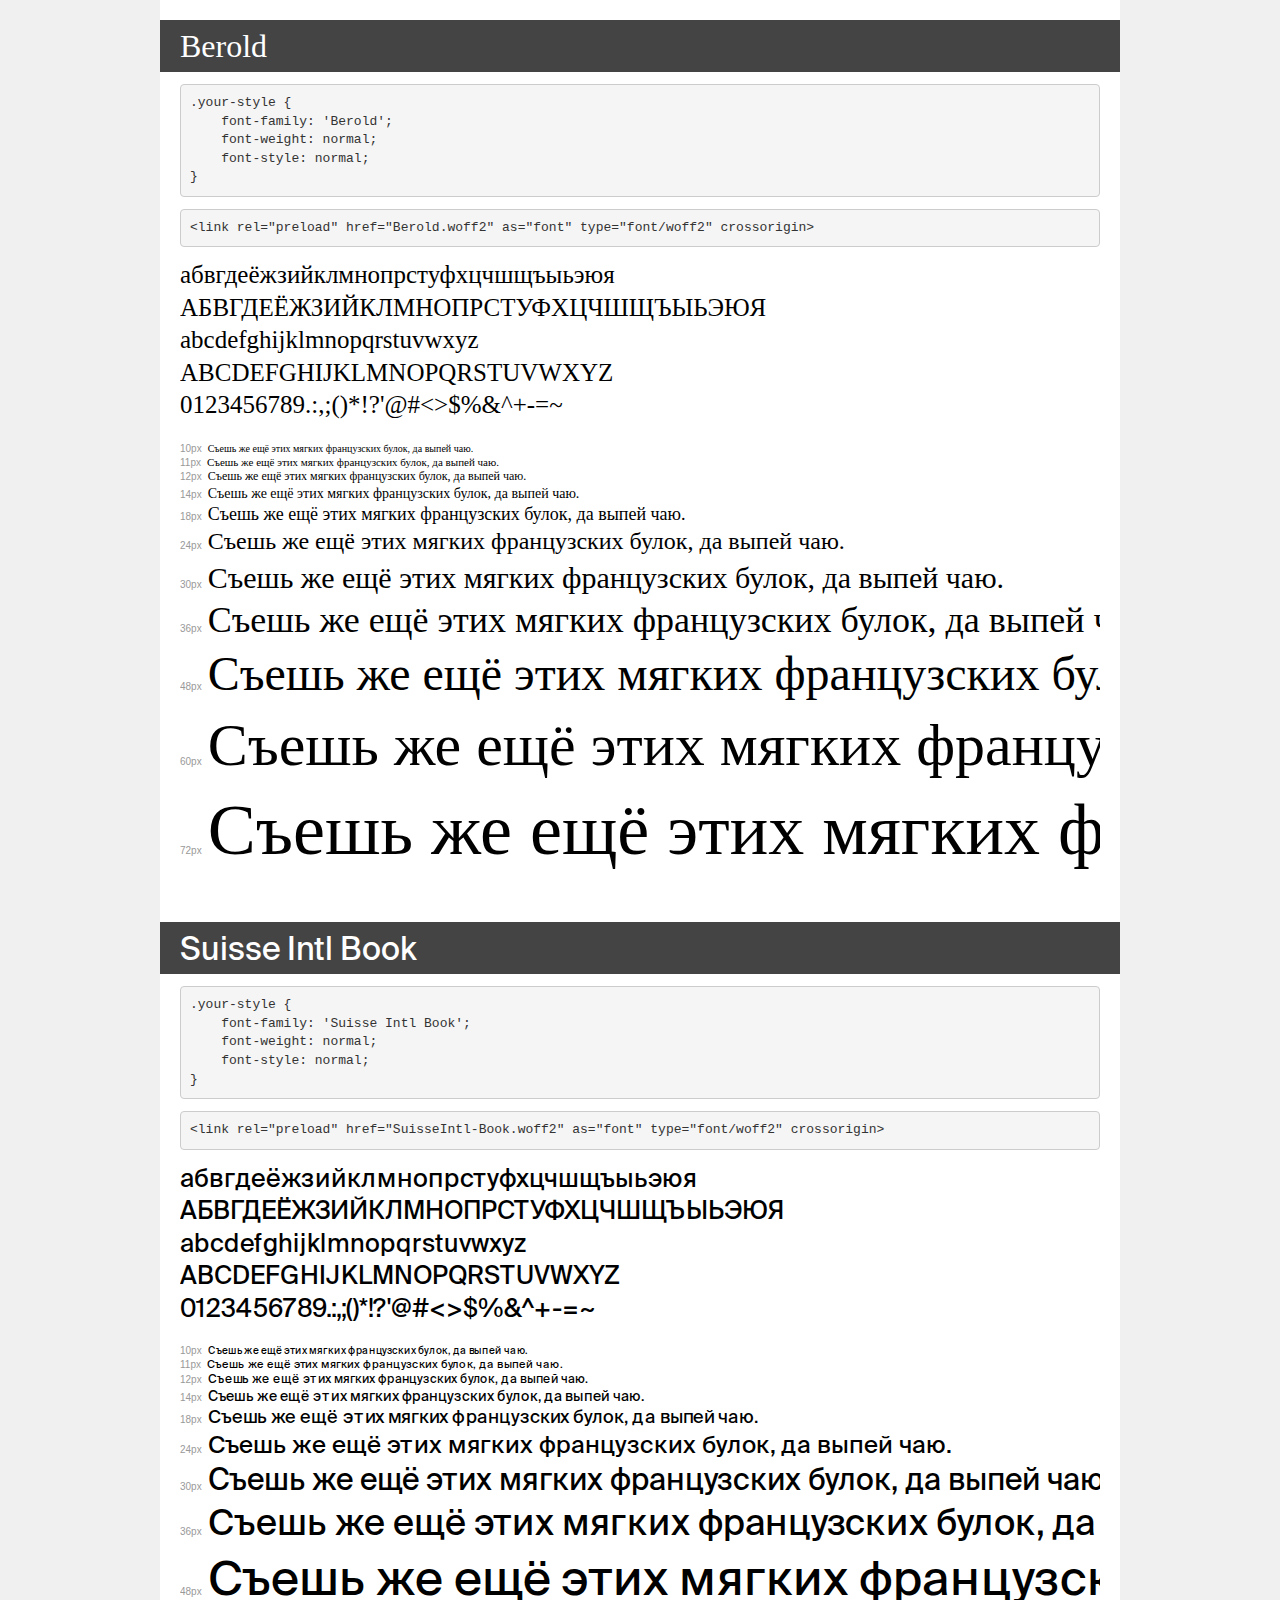
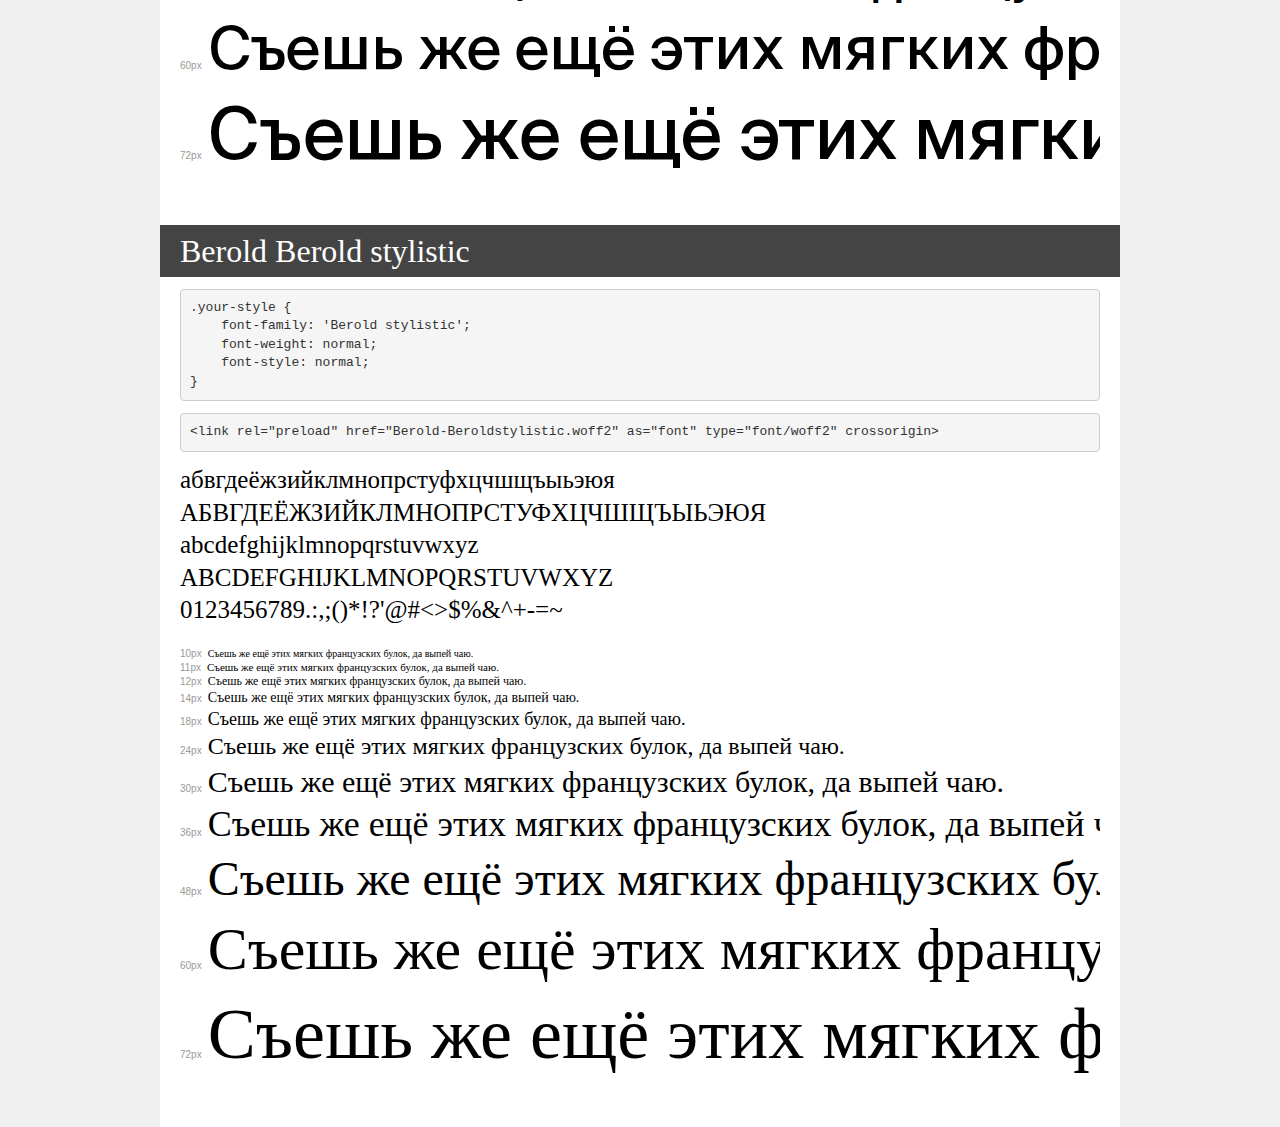
<file: fonts/demo.html>
<!DOCTYPE html>
<html lang="en">
<head>
    <meta charset="utf-8">
    <meta http-equiv="X-UA-Compatible" content="IE=edge">
    <meta name="viewport" content="width=device-width, initial-scale=1">
    <meta name="robots" content="noindex, noarchive">
    <meta name="format-detection" content="telephone=no">
    <title>Transfonter demo</title>
    <link href="stylesheet.css" rel="stylesheet">
    <style>
        /*
        http://meyerweb.com/eric/tools/css/reset/
        v2.0 | 20110126
        License: none (public domain)
        */
        html, body, div, span, applet, object, iframe,
        h1, h2, h3, h4, h5, h6, p, blockquote, pre,
        a, abbr, acronym, address, big, cite, code,
        del, dfn, em, img, ins, kbd, q, s, samp,
        small, strike, strong, sub, sup, tt, var,
        b, u, i, center,
        dl, dt, dd, ol, ul, li,
        fieldset, form, label, legend,
        table, caption, tbody, tfoot, thead, tr, th, td,
        article, aside, canvas, details, embed,
        figure, figcaption, footer, header, hgroup,
        menu, nav, output, ruby, section, summary,
        time, mark, audio, video {
            margin: 0;
            padding: 0;
            border: 0;
            font-size: 100%;
            font: inherit;
            vertical-align: baseline;
        }
        /* HTML5 display-role reset for older browsers */
        article, aside, details, figcaption, figure,
        footer, header, hgroup, menu, nav, section {
            display: block;
        }
        body {
            line-height: 1;
        }
        ol, ul {
            list-style: none;
        }
        blockquote, q {
            quotes: none;
        }
        blockquote:before, blockquote:after,
        q:before, q:after {
            content: '';
            content: none;
        }
        table {
            border-collapse: collapse;
            border-spacing: 0;
        }
        /* demo styles */
        body {
            background: #f0f0f0;
            color: #000;
        }
        .page {
            background: #fff;
            width: 920px;
            margin: 0 auto;
            padding: 20px 20px 0 20px;
            overflow: hidden;
        }
        .font-container {
            overflow-x: auto;
            overflow-y: hidden;
            margin-bottom: 40px;
            line-height: 1.3;
            white-space: nowrap;
            padding-bottom: 5px;
        }
        h1 {
            position: relative;
            background: #444;
            font-size: 32px;
            color: #fff;
            padding: 10px 20px;
            margin: 0 -20px 12px -20px;
        }
        .letters {
            font-size: 25px;
            margin-bottom: 20px;
        }
        .s10:before {
            content: '10px';
        }
        .s11:before {
            content: '11px';
        }
        .s12:before {
            content: '12px';
        }
        .s14:before {
            content: '14px';
        }
        .s18:before {
            content: '18px';
        }
        .s24:before {
            content: '24px';
        }
        .s30:before {
            content: '30px';
        }
        .s36:before {
            content: '36px';
        }
        .s48:before {
            content: '48px';
        }
        .s60:before {
            content: '60px';
        }
        .s72:before {
            content: '72px';
        }
        .s10:before, .s11:before, .s12:before, .s14:before,
        .s18:before, .s24:before, .s30:before, .s36:before,
        .s48:before, .s60:before, .s72:before {
            font-family: Arial, sans-serif;
            font-size: 10px;
            font-weight: normal;
            font-style: normal;
            color: #999;
            padding-right: 6px;
        }
        pre {
            display: block;
            padding: 9px;
            margin: 0 0 12px;
            font-family: Monaco, Menlo, Consolas, "Courier New", monospace;
            font-size: 13px;
            line-height: 1.428571429;
            color: #333;
            font-weight: normal;
            font-style: normal;
            background-color: #f5f5f5;
            border: 1px solid #ccc;
            overflow-x: auto;
            border-radius: 4px;
        }
        /* responsive */
        @media (max-width: 959px) {
            .page {
                width: auto;
                margin: 0;
            }
        }
    </style>
</head>
<body>
<div class="page">
    <div class="demo">
        <h1 style="font-family: 'Berold'; font-weight: normal; font-style: normal;">Berold</h1>
        <pre title="Usage">.your-style {
    font-family: 'Berold';
    font-weight: normal;
    font-style: normal;
}</pre>
        <pre title="Preload (optional)">
&lt;link rel=&quot;preload&quot; href=&quot;Berold.woff2&quot; as=&quot;font&quot; type=&quot;font/woff2&quot; crossorigin&gt;</pre>
        <div class="font-container" style="font-family: 'Berold'; font-weight: normal; font-style: normal;">
            <p class="letters">
                абвгдеёжзийклмнопрстуфхцчшщъыьэюя<br>
АБВГДЕЁЖЗИЙКЛМНОПРСТУФХЦЧШЩЪЫЬЭЮЯ<br>
abcdefghijklmnopqrstuvwxyz<br>
ABCDEFGHIJKLMNOPQRSTUVWXYZ<br>
                0123456789.:,;()*!?'@#&lt;&gt;$%&^+-=~
            </p>
            <p class="s10" style="font-size: 10px;">Съешь же ещё этих мягких французских булок, да выпей чаю.</p>
            <p class="s11" style="font-size: 11px;">Съешь же ещё этих мягких французских булок, да выпей чаю.</p>
            <p class="s12" style="font-size: 12px;">Съешь же ещё этих мягких французских булок, да выпей чаю.</p>
            <p class="s14" style="font-size: 14px;">Съешь же ещё этих мягких французских булок, да выпей чаю.</p>
            <p class="s18" style="font-size: 18px;">Съешь же ещё этих мягких французских булок, да выпей чаю.</p>
            <p class="s24" style="font-size: 24px;">Съешь же ещё этих мягких французских булок, да выпей чаю.</p>
            <p class="s30" style="font-size: 30px;">Съешь же ещё этих мягких французских булок, да выпей чаю.</p>
            <p class="s36" style="font-size: 36px;">Съешь же ещё этих мягких французских булок, да выпей чаю.</p>
            <p class="s48" style="font-size: 48px;">Съешь же ещё этих мягких французских булок, да выпей чаю.</p>
            <p class="s60" style="font-size: 60px;">Съешь же ещё этих мягких французских булок, да выпей чаю.</p>
            <p class="s72" style="font-size: 72px;">Съешь же ещё этих мягких французских булок, да выпей чаю.</p>
        </div>
    </div>

    <div class="demo">
        <h1 style="font-family: 'Suisse Intl Book'; font-weight: normal; font-style: normal;">Suisse Intl Book</h1>
        <pre title="Usage">.your-style {
    font-family: 'Suisse Intl Book';
    font-weight: normal;
    font-style: normal;
}</pre>
        <pre title="Preload (optional)">
&lt;link rel=&quot;preload&quot; href=&quot;SuisseIntl-Book.woff2&quot; as=&quot;font&quot; type=&quot;font/woff2&quot; crossorigin&gt;</pre>
        <div class="font-container" style="font-family: 'Suisse Intl Book'; font-weight: normal; font-style: normal;">
            <p class="letters">
                абвгдеёжзийклмнопрстуфхцчшщъыьэюя<br>
АБВГДЕЁЖЗИЙКЛМНОПРСТУФХЦЧШЩЪЫЬЭЮЯ<br>
abcdefghijklmnopqrstuvwxyz<br>
ABCDEFGHIJKLMNOPQRSTUVWXYZ<br>
                0123456789.:,;()*!?'@#&lt;&gt;$%&^+-=~
            </p>
            <p class="s10" style="font-size: 10px;">Съешь же ещё этих мягких французских булок, да выпей чаю.</p>
            <p class="s11" style="font-size: 11px;">Съешь же ещё этих мягких французских булок, да выпей чаю.</p>
            <p class="s12" style="font-size: 12px;">Съешь же ещё этих мягких французских булок, да выпей чаю.</p>
            <p class="s14" style="font-size: 14px;">Съешь же ещё этих мягких французских булок, да выпей чаю.</p>
            <p class="s18" style="font-size: 18px;">Съешь же ещё этих мягких французских булок, да выпей чаю.</p>
            <p class="s24" style="font-size: 24px;">Съешь же ещё этих мягких французских булок, да выпей чаю.</p>
            <p class="s30" style="font-size: 30px;">Съешь же ещё этих мягких французских булок, да выпей чаю.</p>
            <p class="s36" style="font-size: 36px;">Съешь же ещё этих мягких французских булок, да выпей чаю.</p>
            <p class="s48" style="font-size: 48px;">Съешь же ещё этих мягких французских булок, да выпей чаю.</p>
            <p class="s60" style="font-size: 60px;">Съешь же ещё этих мягких французских булок, да выпей чаю.</p>
            <p class="s72" style="font-size: 72px;">Съешь же ещё этих мягких французских булок, да выпей чаю.</p>
        </div>
    </div>

    <div class="demo">
        <h1 style="font-family: 'Berold stylistic'; font-weight: normal; font-style: normal;">Berold Berold stylistic</h1>
        <pre title="Usage">.your-style {
    font-family: 'Berold stylistic';
    font-weight: normal;
    font-style: normal;
}</pre>
        <pre title="Preload (optional)">
&lt;link rel=&quot;preload&quot; href=&quot;Berold-Beroldstylistic.woff2&quot; as=&quot;font&quot; type=&quot;font/woff2&quot; crossorigin&gt;</pre>
        <div class="font-container" style="font-family: 'Berold stylistic'; font-weight: normal; font-style: normal;">
            <p class="letters">
                абвгдеёжзийклмнопрстуфхцчшщъыьэюя<br>
АБВГДЕЁЖЗИЙКЛМНОПРСТУФХЦЧШЩЪЫЬЭЮЯ<br>
abcdefghijklmnopqrstuvwxyz<br>
ABCDEFGHIJKLMNOPQRSTUVWXYZ<br>
                0123456789.:,;()*!?'@#&lt;&gt;$%&^+-=~
            </p>
            <p class="s10" style="font-size: 10px;">Съешь же ещё этих мягких французских булок, да выпей чаю.</p>
            <p class="s11" style="font-size: 11px;">Съешь же ещё этих мягких французских булок, да выпей чаю.</p>
            <p class="s12" style="font-size: 12px;">Съешь же ещё этих мягких французских булок, да выпей чаю.</p>
            <p class="s14" style="font-size: 14px;">Съешь же ещё этих мягких французских булок, да выпей чаю.</p>
            <p class="s18" style="font-size: 18px;">Съешь же ещё этих мягких французских булок, да выпей чаю.</p>
            <p class="s24" style="font-size: 24px;">Съешь же ещё этих мягких французских булок, да выпей чаю.</p>
            <p class="s30" style="font-size: 30px;">Съешь же ещё этих мягких французских булок, да выпей чаю.</p>
            <p class="s36" style="font-size: 36px;">Съешь же ещё этих мягких французских булок, да выпей чаю.</p>
            <p class="s48" style="font-size: 48px;">Съешь же ещё этих мягких французских булок, да выпей чаю.</p>
            <p class="s60" style="font-size: 60px;">Съешь же ещё этих мягких французских булок, да выпей чаю.</p>
            <p class="s72" style="font-size: 72px;">Съешь же ещё этих мягких французских булок, да выпей чаю.</p>
        </div>
    </div>

</div>
</body>
</html>
</file>
<file: fonts/stylesheet.css>
@font-face {
    font-family: 'Berold';
    src: url('Berold.eot');
    src: url('Berold.eot?#iefix') format('embedded-opentype'),
        url('Berold.woff2') format('woff2'),
        url('Berold.woff') format('woff'),
        url('Berold.ttf') format('truetype'),
        url('Berold.svg#Berold') format('svg');
    font-weight: normal;
    font-style: normal;
    font-display: swap;
}

@font-face {
    font-family: 'Suisse Intl Book';
    src: url('SuisseIntl-Book.eot');
    src: url('SuisseIntl-Book.eot?#iefix') format('embedded-opentype'),
        url('SuisseIntl-Book.woff2') format('woff2'),
        url('SuisseIntl-Book.woff') format('woff'),
        url('SuisseIntl-Book.ttf') format('truetype'),
        url('SuisseIntl-Book.svg#SuisseIntl-Book') format('svg');
    font-weight: normal;
    font-style: normal;
    font-display: swap;
}

@font-face {
    font-family: 'Berold stylistic';
    src: url('Berold-Beroldstylistic.eot');
    src: url('Berold-Beroldstylistic.eot?#iefix') format('embedded-opentype'),
        url('Berold-Beroldstylistic.woff2') format('woff2'),
        url('Berold-Beroldstylistic.woff') format('woff'),
        url('Berold-Beroldstylistic.ttf') format('truetype'),
        url('Berold-Beroldstylistic.svg#Berold-Beroldstylistic') format('svg');
    font-weight: normal;
    font-style: normal;
    font-display: swap;
}
</file>
